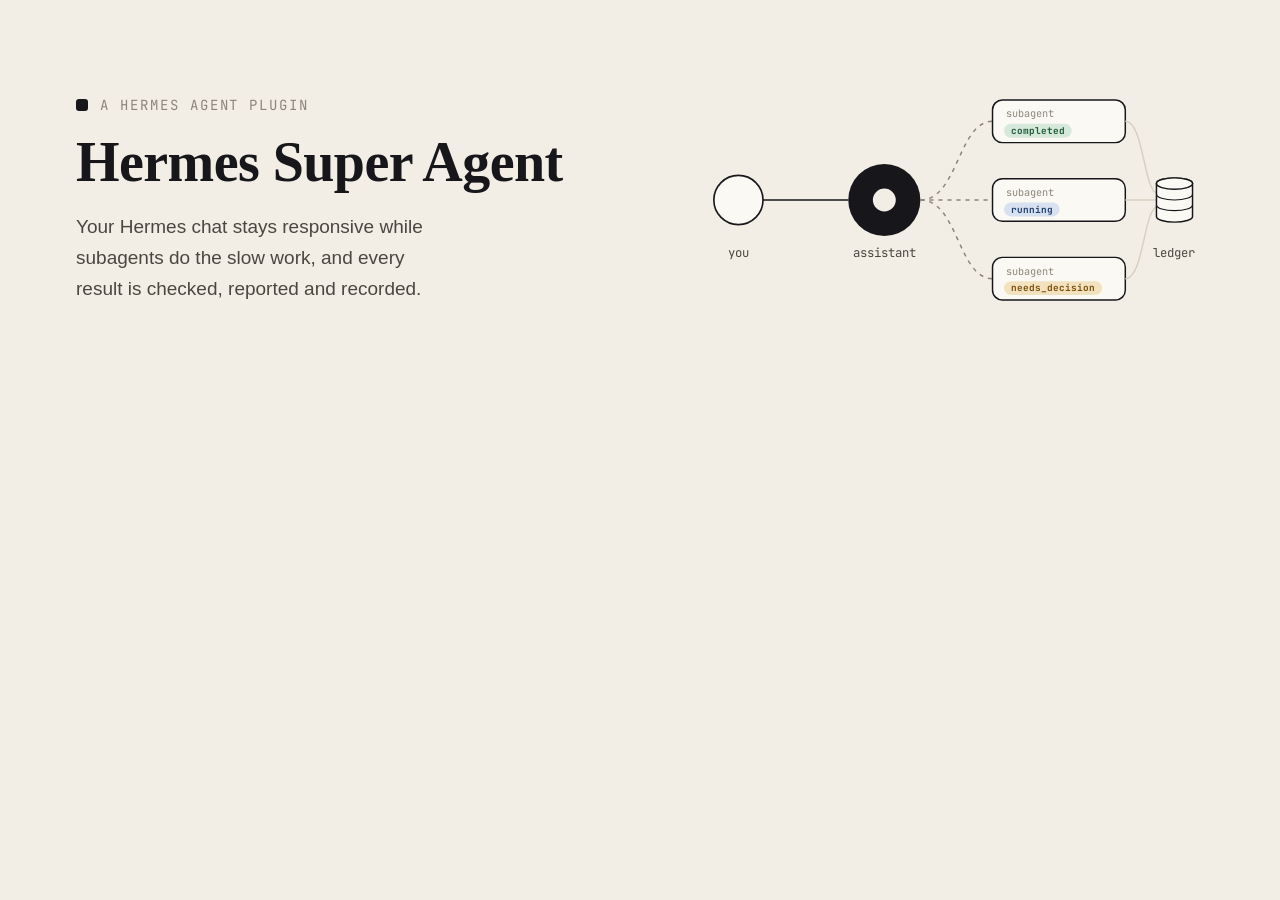
<file: assets/src/banner.html>
<!doctype html>
<html lang="en">
<head>
<meta charset="utf-8">
<title>Banner</title>
<link rel="stylesheet" href="base.css">
<style>
.frame { width: 1280px; height: 400px; }
.copy { position: absolute; left: 76px; top: 0; bottom: 0; width: 560px; display: flex; flex-direction: column;
  justify-content: center; }
.kicker { font: 500 14px var(--mono); color: var(--muted); letter-spacing: .14em; text-transform: uppercase;
  display: flex; align-items: center; gap: 12px; }
.kicker i { width: 12px; height: 12px; border-radius: 3px; background: var(--ink); display: block; }
h1 { font: 700 56px/1.08 var(--serif); margin-top: 18px; letter-spacing: -.01em; white-space: nowrap; }
.tag { font: 400 19px/1.62 var(--sans); color: var(--ink2); margin-top: 20px; max-width: 500px; text-wrap: balance; }
:lang(zh) .tag { letter-spacing: .02em; }
svg { position: absolute; right: 76px; top: 85px; }
.lb { font: 500 15px var(--mono); fill: var(--ink2); }
:lang(zh) .lb { font-family: var(--sans); font-size: 16.5px; }
.st { font: 700 11.5px var(--mono); }
/* ?cover=1: the catalog image, 2:1. The catalog crops it to a wide band around its middle and sets the
   plugin's name over the left half, so the cover carries no text of its own beyond the diagram labels. */
.cover .frame { width: 1200px; height: 600px; }
.cover .copy { display: none; }
.cover svg { right: 40px; top: 185px; }
</style>
</head>
<body>
<div class="frame">
  <div class="copy">
    <div class="kicker"><i></i><span data-t="kicker"></span></div>
    <h1>Hermes Super Agent</h1>
    <div class="tag" data-t="tag"></div>
  </div>
  <svg width="500" height="230" viewBox="20 60 610 280">
    <!-- you <-> assistant -->
    <line x1="92" y1="200" x2="196" y2="200" stroke="#17171B" stroke-width="2"/>
    <circle cx="62" cy="200" r="30" fill="#FBF9F4" stroke="#17171B" stroke-width="2"/>
    <circle cx="240" cy="200" r="44" fill="#17171B"/>
    <circle cx="240" cy="200" r="14" fill="#F2EEE5"/>
    <text class="lb" x="62" y="270" text-anchor="middle" data-t="you"></text>
    <text class="lb" x="240" y="270" text-anchor="middle" data-t="assistant"></text>
    <!-- assistant -> subagents -->
    <path d="M284 200 C 330 200, 330 104, 372 104" fill="none" stroke="#8C867A" stroke-width="1.8" stroke-dasharray="5 6"/>
    <path d="M284 200 L 372 200" fill="none" stroke="#8C867A" stroke-width="1.8" stroke-dasharray="5 6"/>
    <path d="M284 200 C 330 200, 330 296, 372 296" fill="none" stroke="#8C867A" stroke-width="1.8" stroke-dasharray="5 6"/>
    <g id="subs"></g>
    <!-- subagents -> ledger -->
    <path d="M534 104 C 556 104, 556 184, 572 192" fill="none" stroke="#D8D1C2" stroke-width="1.8"/>
    <path d="M534 200 L 572 200" fill="none" stroke="#D8D1C2" stroke-width="1.8"/>
    <path d="M534 296 C 556 296, 556 216, 572 208" fill="none" stroke="#D8D1C2" stroke-width="1.8"/>
    <g transform="translate(572 172)">
      <ellipse cx="22" cy="8" rx="22" ry="7" fill="#FBF9F4" stroke="#17171B" stroke-width="1.8"/>
      <path d="M0 8 V48 A22 7 0 0 0 44 48 V8" fill="#FBF9F4" stroke="#17171B" stroke-width="1.8"/>
      <path d="M0 21 A22 7 0 0 0 44 21 M0 34 A22 7 0 0 0 44 34" fill="none" stroke="#17171B" stroke-width="1.4"/>
      <ellipse cx="22" cy="8" rx="22" ry="7" fill="#FBF9F4" stroke="#17171B" stroke-width="1.8"/>
    </g>
    <text class="lb" x="594" y="270" text-anchor="middle" data-t="ledger"></text>
  </svg>
</div>
<script>
window.__errors = []; addEventListener("error", e => __errors.push(String(e.message)));
const Q = new URLSearchParams(location.search);
const zh = Q.get("lang") === "zh";
if (Q.get("cover") === "1") {
  document.documentElement.classList.add("cover");
  const svg = document.querySelector("svg"); svg.setAttribute("width", 500); svg.setAttribute("height", 230);
}
if (zh) document.documentElement.lang = "zh-CN";
const T = zh ? {
  kicker: "Hermes Agent 插件",
  tag: "让聊天里的助手随时在线：慢活交给后台子代理，每个结果都核实、告知、留档。",
  you: "你", assistant: "助手", ledger: "账本",
} : {
  kicker: "A Hermes Agent plugin",
  tag: "Your Hermes chat stays responsive while subagents do the slow work, and every result is checked, reported and recorded.",
  you: "you", assistant: "assistant", ledger: "ledger",
};
document.querySelectorAll("[data-t]").forEach(el => { el.textContent = T[el.dataset.t]; });
// three subagents with the statuses a report can end in
const subs = [["completed", "#D6E8D9", "#1F5A38"], ["running", "#D8E1F0", "#213F73"], ["needs_decision", "#F3E2BF", "#7A4F0B"]];
const g = document.getElementById("subs");
subs.forEach(([label, bg, fg], i) => {
  const y = 104 + i * 96;
  g.insertAdjacentHTML("beforeend",
    `<rect x="372" y="${y - 26}" width="162" height="52" rx="12" fill="#FBF9F4" stroke="#17171B" stroke-width="1.8"/>
     <text class="lb" x="388" y="${y - 5}" style="font-size:12.5px;fill:#8C867A">${zh ? "子代理" : "subagent"}</text>
     <rect x="386" y="${y + 3}" width="${label.length * 7.4 + 16}" height="17" rx="8.5" fill="${bg}"/>
     <text class="st" x="394" y="${y + 15.5}" fill="${fg}">${label}</text>`);
});
document.fonts.ready.then(() => { document.body.dataset.ready = "1"; });
</script>
</body>
</html>
</file>
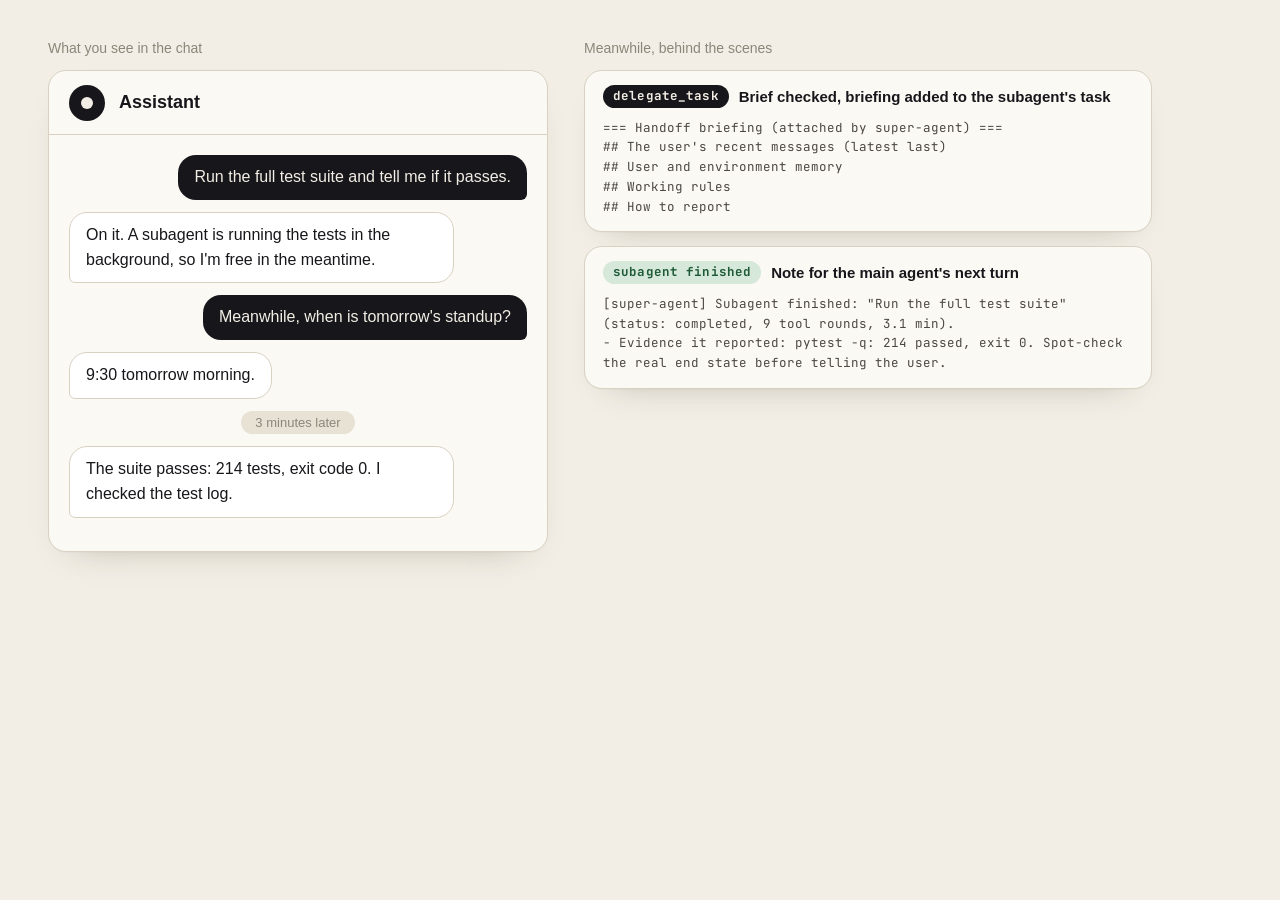
<file: assets/src/demo.html>
<!doctype html>
<html lang="en">
<head>
<meta charset="utf-8">
<title>Demo</title>
<link rel="stylesheet" href="base.css">
<style>
.frame { width: 1200px; height: 600px; }
.pane-label { position: absolute; top: 40px; font: 500 14px var(--sans); color: var(--muted); }
:lang(zh) .pane-label { font-size: 15px; }
.chat { position: absolute; left: 48px; top: 70px; width: 500px; bottom: 48px; display: flex; flex-direction: column; overflow: hidden; }
.chat .hd { height: 64px; flex: none; border-bottom: 1.5px solid var(--line); display: flex; align-items: center; gap: 14px; padding: 0 20px; }
.chat .av { width: 36px; height: 36px; border-radius: 50%; background: var(--ink); position: relative; flex: none; }
.chat .av::after { content: ""; position: absolute; left: 12px; top: 12px; width: 12px; height: 12px; border-radius: 50%; background: var(--paper); }
.chat .nm { font: 700 18px var(--sans); }
.chat .bd { flex: 1; padding: 20px; display: flex; flex-direction: column; gap: 12px; }
.msg { max-width: 84%; font: 400 16px/1.55 var(--sans); padding: 10px 16px; border-radius: 18px; }
.msg.u { align-self: flex-end; background: var(--ink); color: var(--paper); border-bottom-right-radius: 6px; }
.msg.a { align-self: flex-start; background: #fff; border: 1.5px solid var(--line); border-bottom-left-radius: 6px; }
.sys { align-self: center; font: 500 13px var(--sans); color: var(--muted); background: var(--paper2); padding: 4px 14px; border-radius: 999px; }
.typing { align-self: flex-start; display: flex; gap: 7px; padding: 14px 18px; background: #fff; border: 1.5px solid var(--line);
  border-radius: 18px; border-bottom-left-radius: 6px; }
.typing i { width: 8px; height: 8px; border-radius: 50%; background: var(--muted); display: block; }
.side2 { position: absolute; left: 584px; right: 48px; top: 70px; bottom: 48px; display: flex; flex-direction: column; gap: 14px; }
.ev .hd .ttl { font: 700 15px var(--sans); color: var(--ink); }
.ev p { font-size: 12.5px; }
.hide { display: none !important; }
</style>
</head>
<body>
<div class="frame">
  <div class="pane-label" style="left:48px" data-t="you"></div>
  <div class="pane-label" style="left:584px" data-t="behind"></div>
  <div class="card chat">
    <div class="hd"><div class="av"></div><div class="nm" data-t="name"></div></div>
    <div class="bd" id="chat"></div>
  </div>
  <div class="side2" id="side"></div>
</div>
<script>
window.__errors = []; addEventListener("error", e => __errors.push(String(e.message)));
const zh = new URLSearchParams(location.search).get("lang") === "zh";
if (zh) document.documentElement.lang = "zh-CN";
const esc = s => s.replace(/&/g, "&amp;").replace(/</g, "&lt;").replace(/>/g, "&gt;");
const T = zh ? { you: "你在聊天里看到的", behind: "同一时刻，插件在幕后做的事", name: "助手" }
             : { you: "What you see in the chat", behind: "Meanwhile, behind the scenes", name: "Assistant" };
document.querySelectorAll("[data-t]").forEach(el => { el.textContent = T[el.dataset.t]; });

// [time it appears, kind, text]. "a" messages get a typing bubble for 0.8 s first.
const CHAT = zh ? [
  [0.6, "u", "把测试全部跑一遍，告诉我过没过。"],
  [2.6, "a", "好，已经派了一个子代理在后台跑测试，这期间你随时找我。"],
  [4.8, "u", "对了，明天站会几点？"],
  [6.0, "a", "明早 9:30。"],
  [7.6, "sys", "3 分钟后"],
  [10.4, "a", "测试全部通过：214 个用例，退出码 0。我核对过测试日志。"],
] : [
  [0.6, "u", "Run the full test suite and tell me if it passes."],
  [2.6, "a", "On it. A subagent is running the tests in the background, so I'm free in the meantime."],
  [4.8, "u", "Meanwhile, when is tomorrow's standup?"],
  [6.0, "a", "9:30 tomorrow morning."],
  [7.6, "sys", "3 minutes later"],
  [10.4, "a", "The suite passes: 214 tests, exit code 0. I checked the test log."],
];
// Note texts as super-agent writes them (handoff.py, reports.py); the task and its numbers are an example.
const EVENTS = [
  [1.6, "ink", "delegate_task", zh ? "检查交代，给子代理的任务附上背景材料" : "Brief checked, briefing added to the subagent's task",
   "=== Handoff briefing (attached by super-agent) ===\n## The user's recent messages (latest last)\n## User and environment memory\n## Working rules\n## How to report"],
  [8.4, "green", "subagent finished", zh ? "助手下一轮开头收到的说明" : "Note for the main agent's next turn",
   '[super-agent] Subagent finished: "Run the full test suite" (status: completed, 9 tool rounds, 3.1 min).\n- Evidence it reported: pytest -q: 214 passed, exit 0. Spot-check the real end state before telling the user.'],
];
const DURATION = 14;

const chat = document.getElementById("chat"), side = document.getElementById("side");
const nodes = CHAT.map(([at, kind, text]) => {
  const el = document.createElement("div");
  el.className = kind === "sys" ? "sys" : "msg " + kind;
  el.textContent = text;
  let typing = null;
  if (kind === "a") {
    typing = document.createElement("div"); typing.className = "typing"; typing.innerHTML = "<i></i><i></i><i></i>";
    chat.appendChild(typing);
  }
  chat.appendChild(el);
  return { at, el, typing };
});
const evs = EVENTS.map(([at, cls, pill, ttl, text]) => {
  const el = document.createElement("div");
  el.className = "card note ev";
  el.innerHTML = `<div class="hd"><span class="pill ${cls}">${esc(pill)}</span><span class="ttl">${esc(ttl)}</span></div><p>${esc(text)}</p>`;
  side.appendChild(el);
  return { at, el };
});

const ease = x => 1 - Math.pow(1 - Math.min(1, Math.max(0, x)), 3);
function show(el, t, at) {
  const k = ease((t - at) / 0.35);
  el.classList.toggle("hide", t < at);
  el.style.opacity = k;
  el.style.transform = `translateY(${(1 - k) * 10}px)`;
}
window.render = t => {
  for (const { at, el, typing } of nodes) {
    if (typing) {
      typing.classList.toggle("hide", !(t >= at - 0.8 && t < at));
      typing.querySelectorAll("i").forEach((d, i) => { d.style.opacity = 0.35 + 0.65 * Math.max(0, Math.sin((t * 5 - i * 0.8))); });
    }
    show(el, t, at);
  }
  for (const { at, el } of evs) show(el, t, at);
  // fade the whole stage out at the end so the loop restarts from an empty chat
  document.querySelector(".frame").style.opacity = 1 - ease((t - (DURATION - 0.6)) / 0.5);
};
render(DURATION - 1.5);
document.fonts.ready.then(() => {
  if (chat.scrollHeight > chat.clientHeight + 1) __errors.push("chat overflows");
  if (side.scrollHeight > side.clientHeight + 1) __errors.push("side overflows");
  document.body.dataset.ready = "1";
});
</script>
</body>
</html>
</file>
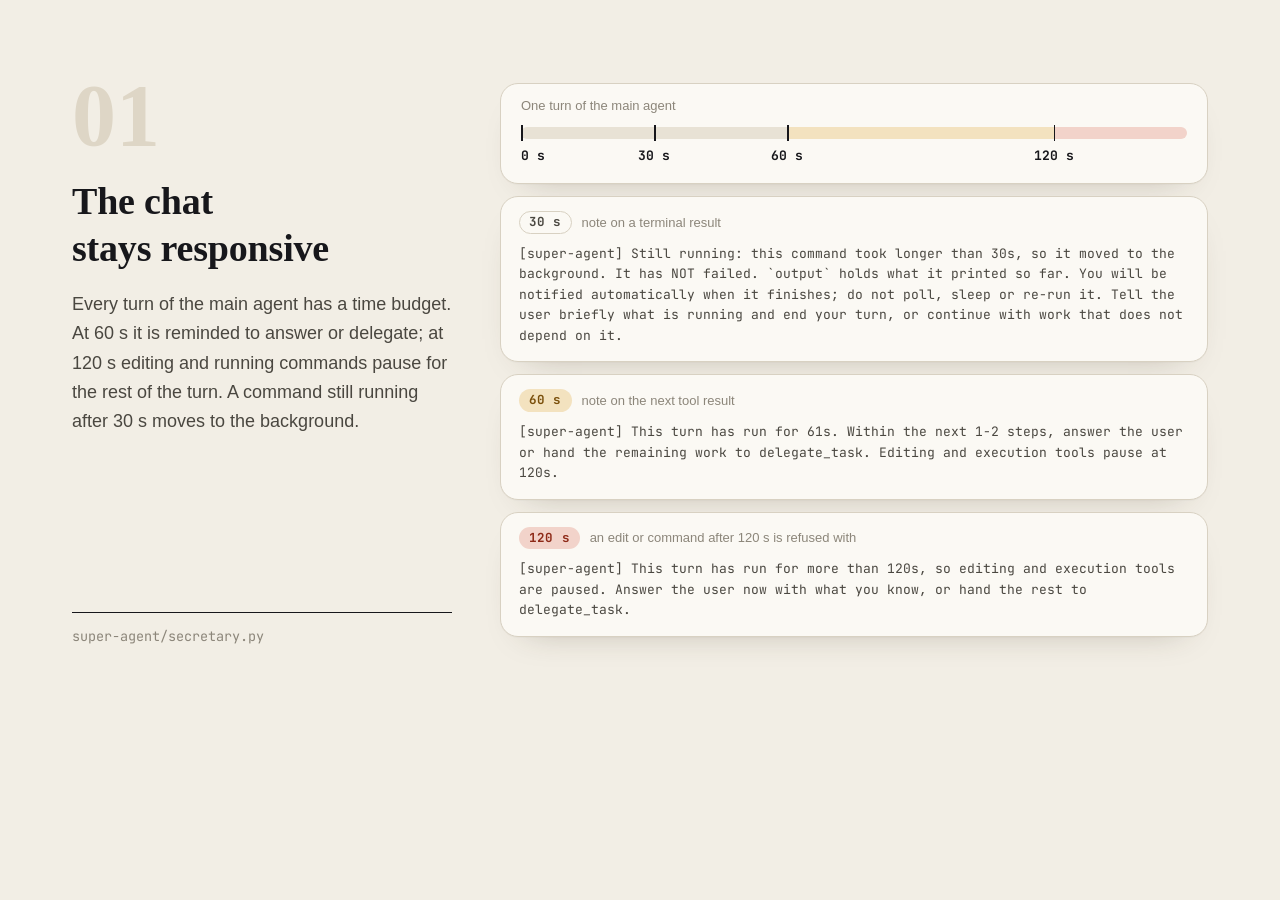
<file: assets/src/promise.html>
<!doctype html>
<html lang="en">
<head>
<meta charset="utf-8">
<title>Promise</title>
<link rel="stylesheet" href="base.css">
<style>
.frame { width: 1280px; height: 720px; }
.side { position: absolute; left: 72px; top: 72px; bottom: 72px; width: 380px; display: flex; flex-direction: column; }
.side .file { margin-top: auto; }
.main { position: absolute; left: 500px; right: 72px; top: 72px; bottom: 72px; display: flex; flex-direction: column;
  gap: 12px; justify-content: center; }
.label { font: 500 13px var(--sans); color: var(--muted); display: flex; align-items: center; gap: 10px; }
:lang(zh) .label { font-size: 14px; }
:lang(zh) .side h2 { white-space: pre-line; text-wrap: wrap; }

/* 1: turn timeline */
.tl { padding: 14px 20px 10px; }
.track { position: relative; height: 12px; margin: 14px 0 0; border-radius: 6px; overflow: hidden; display: flex; }
.track i { display: block; height: 100%; }
.ticks { position: relative; height: 34px; }
.ticks span { position: absolute; top: 8px; transform: translateX(-50%); font: 700 13px var(--mono); color: var(--ink); }
.ticks span::before { content: ""; position: absolute; left: 50%; top: -22px; width: 1.5px; height: 16px; background: var(--ink); }
.ticks span.s0 { transform: none; } .ticks span.s0::before { left: 0; }

/* 2: delegate_task call and the briefing */
.call { padding: 16px 20px 18px; }
.kv { display: grid; grid-template-columns: 76px 1fr; row-gap: 8px; margin-top: 12px; }
.kv dt { font: 500 13px var(--mono); color: var(--muted); }
.kv dd { font: 400 13.5px/1.55 var(--mono); color: var(--ink); }
.join { display: flex; align-items: center; gap: 12px; font: 500 13px var(--mono); color: var(--muted); padding-left: 20px; }
.join::before { content: ""; width: 1.5px; height: 22px; background: var(--line); }
.brief { padding: 16px 20px 16px; }
.brief .mk { font: 700 13px var(--mono); color: var(--ink); }
.brief .sec { margin-top: 10px; }
.brief .sec h5 { font: 700 13px/1.5 var(--mono); color: var(--ink); }
.brief .sec div { font: 400 13px/1.5 var(--mono); color: var(--muted); white-space: nowrap; overflow: hidden; text-overflow: ellipsis; }

/* 3: tool calls */
.calls { padding: 14px 20px 6px; }
.row { display: grid; grid-template-columns: 26px 1fr auto; align-items: baseline; gap: 10px; padding: 5px 0;
  border-top: 1px solid var(--paper2); font: 400 13.5px/1.5 var(--mono); }
.row:first-of-type { border-top: 0; }
.row .n { color: var(--muted); }
.row .c { color: var(--ink); }
.row .c em { font-style: normal; color: var(--red); }
.inline { margin: 2px 0 8px 36px; padding: 9px 14px 10px; border-radius: var(--r-inner); font: 400 12.5px/1.55 var(--mono);
  color: var(--ink2); white-space: pre-wrap; }
.inline.amber { background: #F8EEDA; } .inline.red { background: #F7E2DC; }
.json { padding: 16px 20px 18px; }
.json pre { font: 400 13.5px/1.6 var(--mono); color: var(--ink); white-space: pre-wrap; margin-top: 10px; }
.json .k { color: var(--blue); } .json .s { color: #2E6B45; }

/* 4: ledger */
.ledger { padding: 14px 20px 10px; }
table { width: 100%; border-collapse: collapse; margin-top: 8px; }
th { text-align: left; font: 500 12.5px var(--sans); color: var(--muted); padding: 6px 10px 8px 0; border-bottom: 1.5px solid var(--line); }
:lang(zh) th { font-size: 13.5px; }
td { font: 400 13.5px/1.45 var(--mono); padding: 9px 10px 9px 0; border-bottom: 1px solid var(--paper2); vertical-align: middle; }
tr:last-child td { border-bottom: 0; }
td.muted { color: var(--muted); }
</style>
</head>
<body>
<div class="frame">
  <div class="side">
    <div class="num" id="num"></div>
    <h2 id="title"></h2>
    <p id="lead"></p>
    <div class="file" id="file"></div>
  </div>
  <div class="main" id="main"></div>
</div>
<script>
window.__errors = []; addEventListener("error", e => __errors.push(String(e.message)));
const q = new URLSearchParams(location.search);
const n = +(q.get("n") || 1), zh = q.get("lang") === "zh";
if (zh) document.documentElement.lang = "zh-CN";
const esc = s => s.replace(/&/g, "&amp;").replace(/</g, "&lt;").replace(/>/g, "&gt;");
const L = (en, cn) => (zh ? cn : en);
const note = (pill, who, text, cls = "") =>
  `<div class="card note ${cls}"><div class="hd">${pill}<span class="who">${esc(who)}</span></div><p>${esc(text)}</p></div>`;

// Note texts are copied from super-agent/*.py with the defaults in config.py; the task names, paths and
// command outputs are an example.
const SIDE = {
  1: [L("The chat stays responsive", "聊天始终保持响应"),
      L("Every turn of the main agent has a time budget. At 60 s it is reminded to answer or delegate; at 120 s editing and running commands pause for the rest of the turn. A command still running after 30 s moves to the background.",
        "助手每一轮都有时间预算：满 60 秒提醒它先回复你或把活派出去，满 120 秒本轮暂停改文件和跑命令。前台命令跑满 30 秒还没结束，就自动转入后台。"),
      "super-agent/secretary.py"],
  2: [L("Subagents start informed", "子代理出发前\n心里有数"),
      L("A brief under 120 characters, or one naming a file another running subagent is changing, goes back once. Every accepted task gets your recent messages, memory, the chat's task record, working rules and how to report.",
        "交代不足 120 个字符，或点名的文件正被别的子代理修改，就退回一次。放行的任务都会附上你最近的原话、记忆、本对话的任务记录、做事规矩和回报方式。"),
      "super-agent/handoff.py"],
  3: [L("Subagents do not spin or guess", "子代理\n不空转、不瞎猜"),
      L("The same step with the same result draws a warning the 3rd time and a stop the 5th. A choice that is not the subagent's to make comes back to the main agent as a question with options.",
        "同一步拿到同样的结果，第 3 次警告，第 5 次叫停。不该由子代理拍板的选择，带着问题和选项交回给助手。"),
      "super-agent/workers.py<br>super-agent/reports.py"],
  4: [L("Results are checked, reported and remembered", "结果有核实、\n有交代、有记录"),
      L("The main agent checks a result's evidence before passing it on. A result you have not heard is chased until you have. Every task is kept in a SQLite ledger that survives a restart.",
        "子代理交卷后，助手先看证据、核实真实状态再告诉你；你还没听到的结果会一直追报；每个任务都记进 SQLite 账本，网关重启也不丢。"),
      "super-agent/reports.py<br>super-agent/ledger.py"],
};
const [title, lead, file] = SIDE[n];
document.getElementById("num").textContent = "0" + n;
document.getElementById("title").textContent = title;
document.getElementById("lead").textContent = lead;
document.getElementById("file").innerHTML = file;

const M = document.getElementById("main");
if (n === 1) {
  const W = 150, pct = s => (s / W * 100).toFixed(2) + "%";
  M.innerHTML = `
    <div class="card tl">
      <div class="label">${L("One turn of the main agent", "助手的一轮对话")}</div>
      <div class="track"><i style="width:${pct(60)};background:var(--paper2)"></i><i style="width:${pct(60)};background:var(--amber-l)"></i><i style="flex:1;background:var(--red-l)"></i></div>
      <div class="ticks">
        <span class="s0" style="left:0">0 s</span><span style="left:${pct(30)}">30 s</span>
        <span style="left:${pct(60)}">60 s</span><span style="left:${pct(120)}">120 s</span>
      </div>
    </div>` +
    note(`<span class="pill line">30 s</span>`, L("note on a terminal result", "附在终端结果上的说明"),
      "[super-agent] Still running: this command took longer than 30s, so it moved to the background. It has NOT failed. `output` holds what it printed so far. You will be notified automatically when it finishes; do not poll, sleep or re-run it. Tell the user briefly what is running and end your turn, or continue with work that does not depend on it.") +
    note(`<span class="pill amber">60 s</span>`, L("note on the next tool result", "附在下一个工具结果上的提醒"),
      "[super-agent] This turn has run for 61s. Within the next 1-2 steps, answer the user or hand the remaining work to delegate_task. Editing and execution tools pause at 120s.") +
    note(`<span class="pill red">120 s</span>`, L("an edit or command after 120 s is refused with", "120 秒后再改文件或跑命令，会被拒绝并收到"),
      "[super-agent] This turn has run for more than 120s, so editing and execution tools are paused. Answer the user now with what you know, or hand the rest to delegate_task.");
} else if (n === 2) {
  const secs = [
    ["## The user's recent messages (latest last)", "- Use the Postgres from docker compose, and don't touch src/auth/."],
    ["## User and environment memory", "### About the user … ### About the environment …"],
    ["## Other subagents running now", "- \"Rebuild the search index\" (running 4 min; changing search/index.py)"],
    ["## Earlier unfinished work in this chat (newest first)", "- \"Fix the failing login tests\" ended needs_decision 6 min ago."],
    ["## Working rules", "- If a step fails the same way twice, stop trying variations and report the blocker."],
    ["## How to report", "End with one JSON object as your final answer: status, summary, evidence …"],
  ];
  M.innerHTML = `
    <div class="card call">
      <div class="note" style="padding:0"><div class="hd" style="margin:0"><span class="pill ink">delegate_task</span><span class="who">${L("written by the main agent", "助手写的交代")}</span></div></div>
      <dl class="kv">
        <dt>goal</dt><dd>Make tests/test_auth.py pass against a local Postgres</dd>
        <dt>context</dt><dd>The tests fail with "db:5432 - no response": nothing starts the database. The user chose Docker. Start it with docker compose up -d db; do not change src/auth/. Done when pytest tests/test_auth.py passes.</dd>
      </dl>
    </div>
    <div class="join">${L("+ attached by super-agent", "+ super-agent 自动附上")}</div>
    <div class="card brief">
      <div class="mk">=== Handoff briefing (attached by super-agent) ===</div>
      ${secs.map(([h, d]) => `<div class="sec"><h5>${esc(h)}</h5><div>${esc(d)}</div></div>`).join("")}
    </div>`;
} else if (n === 3) {
  const step = 'terminal pg_isready -h db -p 5432 -> "[exit 2] db:5432 - no response"';
  const row = (i, tag = "") => `<div class="row"><span class="n">${i}</span><span class="c">terminal  pg_isready -h db -p 5432  <em>→ [exit 2] db:5432 - no response</em></span>${tag}</div>`;
  M.innerHTML = `
    <div class="card calls">
      <div class="label">${L("A subagent's tool calls", "子代理的工具调用")}</div>
      ${row(1)}${row(2)}${row(3, `<span class="pill amber">${L("warned", "警告")}</span>`)}
      <div class="inline amber">${esc(`[super-agent] You ran the same step 3 times with the same result: ${step}. Change approach or report the blocker; at 5 repeats you will be stopped.`)}</div>
      ${row(4)}${row(5, `<span class="pill red">${L("stopped", "叫停")}</span>`)}
      <div class="inline red">${esc(`[super-agent] STOP: ran the same step 5 times with the same result: ${step}. Do not call more tools. Write your final report now: status "blocked", what you tried, the exact blocker, and what you need from the main agent or the user.`)}</div>
    </div>
    <div class="card json">
      <div class="label">${L("A choice that is not the subagent's to make: its final report", "遇到不该自己拍板的选择：子代理的最终回报")}</div>
      <pre>{ <span class="k">"status"</span>: <span class="s">"needs_decision"</span>,
  <span class="k">"question"</span>: <span class="s">"Start Postgres in Docker for the tests, or mock the database?"</span>,
  <span class="k">"options"</span>: [<span class="s">"Docker: real queries, needs docker compose"</span>,
              <span class="s">"Mock: fast, skips the SQL layer"</span>] }</pre>
    </div>`;
} else {
  const st = (s, c) => `<span class="pill ${c}">${s}</span>`;
  M.innerHTML =
    note(`<span class="pill green">${L("subagent finished", "子代理交卷")}</span>`, L("note at the start of the main agent's next turn", "助手下一轮开头收到的核验说明"),
      '[super-agent] Subagent finished: "Make tests/test_auth.py pass against a local Postgres" (status: completed, 14 tool rounds, 3.2 min).\n- Evidence it reported: pytest tests/test_auth.py: 12 passed, exit 0; docker compose ps db: healthy. Spot-check the real end state before telling the user.') +
    `<div class="card ledger">
      <div class="label">ledger.db</div>
      <table>
        <tr><th>${L("task", "任务")}</th><th>${L("status", "状态")}</th><th>${L("files changed", "改过的文件")}</th><th>${L("user told", "已告知你")}</th></tr>
        <tr><td>Make tests/test_auth.py pass…</td><td>${st("completed", "green")}</td><td>docker-compose.yml</td><td>${L("yes", "是")}</td></tr>
        <tr><td>Fix the failing login tests</td><td>${st("needs_decision", "amber")}</td><td class="muted">–</td><td>${L("yes", "是")}</td></tr>
        <tr><td>Rebuild the search index</td><td>${st("lost", "red")}</td><td>search/index.py</td><td>${L("not yet", "还没有")}</td></tr>
      </table>
    </div>` +
    note(`<span class="pill red">${L("after a restart", "网关重启后")}</span>`, L("note for the chat that started it", "发给派出它的那个对话"),
      '[super-agent] Hermes restarted while a subagent was running: "Rebuild the search index" (started 9 min ago). Its result is lost and its side effects are unknown. It had changed: search/index.py. Check the real state before re-dispatching or telling the user it is done.');
}
document.fonts.ready.then(() => {
  if (M.scrollHeight > M.clientHeight + 1) __errors.push(`right column overflows by ${M.scrollHeight - M.clientHeight}px`);
  document.body.dataset.ready = "1";
});
</script>
</body>
</html>
</file>
<file: assets/src/base.css>
/* Shared look for the README and catalog images: the promo video's paper-and-ink system. */
@font-face { font-family: "JB Mono"; src: url(fonts/jbmono-400.woff2) format("woff2"); font-weight: 400; }
@font-face { font-family: "JB Mono"; src: url(fonts/jbmono-700.woff2) format("woff2"); font-weight: 700; }
:root {
  --paper: #F2EEE5; --paper2: #E8E2D5; --card: #FBF9F4; --ink: #17171B; --ink2: #4A4740; --muted: #8C867A;
  --faint: #DED6C6; --line: #D8D1C2; --amber: #C98516; --amber-l: #F3E2BF; --red: #C8412A; --red-l: #F2D3CA;
  --green: #2E7D4F; --green-l: #D6E8D9; --blue: #2F5DA8; --blue-l: #D8E1F0; --term: #1C1C21;
  --serif: "Noto Serif CJK SC", serif; --sans: "Noto Sans CJK SC", sans-serif;
  --mono: "JB Mono", "Noto Sans Mono CJK SC", monospace;
  --r-card: 18px; --r-inner: 10px;
}
* { box-sizing: border-box; margin: 0; padding: 0; }
html, body { background: var(--paper); }
body { font-family: var(--sans); color: var(--ink); -webkit-font-smoothing: antialiased; overflow: hidden; }
.frame { position: relative; overflow: hidden; background: var(--paper); }
.serif { font-family: var(--serif); }
.mono { font-family: var(--mono); }
/* JB Mono draws -> and === as ligatures; quoted plugin text must show the characters it really contains */
* { font-variant-ligatures: none !important; }
/* pwid keeps Noto CJK's quotes narrow in English text; Chinese keeps its full-width punctuation */
html:not(:lang(zh)) * { font-feature-settings: "liga" 0, "calt" 0, "pwid" 1 !important; }
html:lang(zh) * { font-feature-settings: "liga" 0, "calt" 0 !important; }

.card { background: var(--card); border: 1.5px solid var(--line); border-radius: var(--r-card);
  box-shadow: 0 1px 0 rgba(0,0,0,.02), 0 16px 36px -26px rgba(60,48,30,.38); }
.pill { display: inline-flex; align-items: center; font: 700 12.5px/1 var(--mono); padding: 5px 10px 5px;
  border-radius: 999px; white-space: nowrap; letter-spacing: .01em; }
.pill.ink { background: var(--ink); color: var(--paper); }
.pill.amber { background: var(--amber-l); color: #7A4F0B; }
.pill.red { background: var(--red-l); color: #8E2A18; }
.pill.green { background: var(--green-l); color: #1F5A38; }
.pill.blue { background: var(--blue-l); color: #213F73; }
.pill.line { border: 1.5px solid var(--line); color: var(--ink2); padding: 4px 9px; }

/* a plugin note as the main agent or a subagent receives it */
.note { padding: 14px 18px 15px; }
.note .hd { display: flex; align-items: center; gap: 10px; margin-bottom: 10px; }
.note .hd .who { font: 500 13px var(--sans); color: var(--muted); }
.note p { font: 400 13px/1.58 var(--mono); color: var(--ink2); white-space: pre-wrap; }
.note p b { color: var(--ink); font-weight: 700; }

/* left column of a feature image */
.side .num { font: 700 88px/1 var(--serif); color: var(--faint); }
.side h2 { font: 700 38px/1.24 var(--serif); margin-top: 18px; letter-spacing: -.005em; text-wrap: balance; }
.side p { font: 400 18px/1.62 var(--sans); color: var(--ink2); margin-top: 18px; }
.side .file { font: 500 13.5px/1.7 var(--mono); color: var(--muted); padding-top: 12px; border-top: 1.5px solid var(--ink); }
:lang(zh) .side h2 { letter-spacing: .02em; }
</file>
